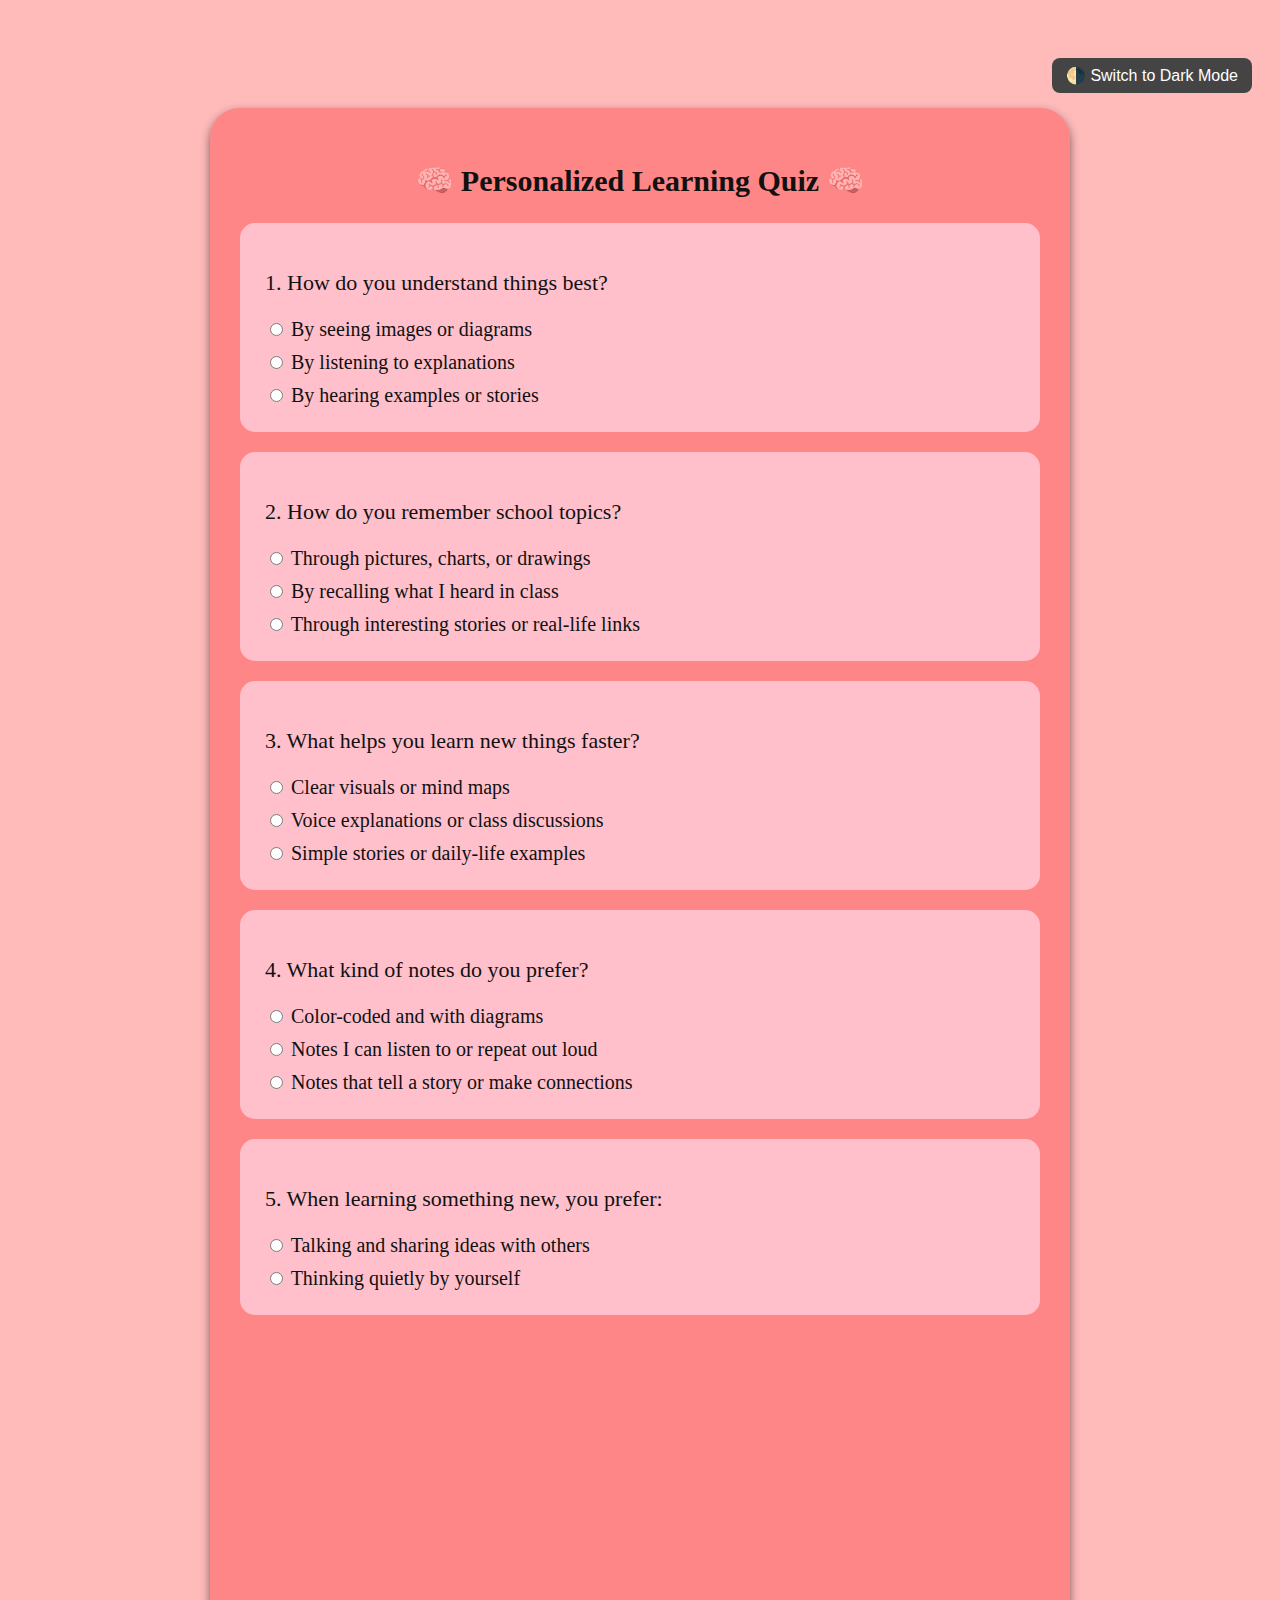
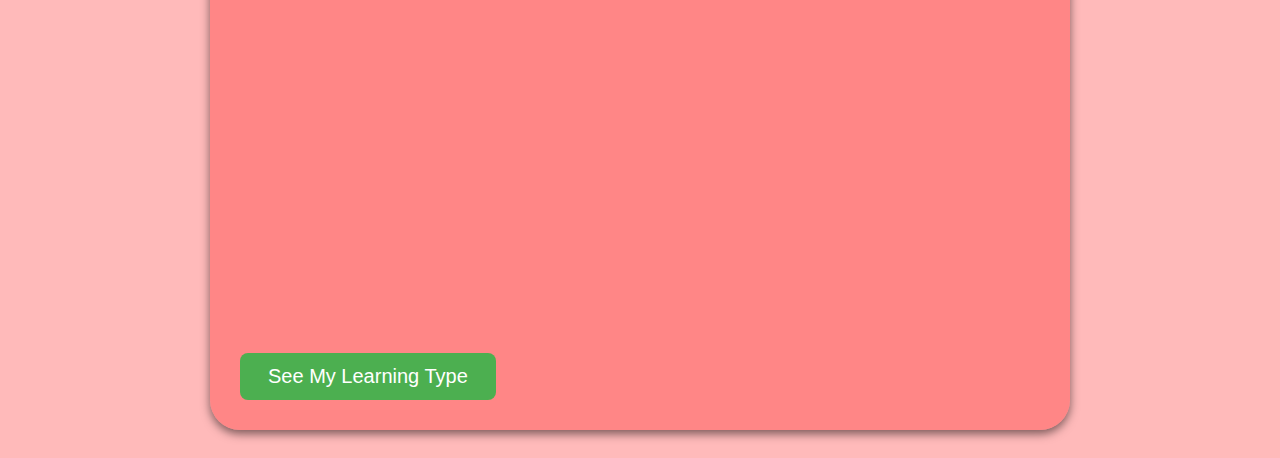
<file: index.html>
<!DOCTYPE html>
<html lang="en">
<head>
  <meta charset="UTF-8" />
  <meta name="viewport" content="width=device-width, initial-scale=1.0"/>
  <title>Personalized Learning Quiz</title>
  <style>
    :root {
      --bg: #ff9f9fb6;
      --text: #111;
      --card: #ff636398;
      --result-bg: #65cbd8;
      --question-bg: #ffc0cb;
    }

    body.dark {
      --bg: #000000d2;
      --text: #e0e0e0;
      --card: #000000dc;
      --result-bg: #093c55;
      --question-bg: #3b3536;
    }

    body {
      background-color: var(--bg);
      color: var(--text);
      font-family: 'Times New Roman', Times, serif;
      padding: 20px;
      transition: all 0.3s ease;
    }

    .container {
      background-color: var(--card);
      padding: 30px;
      border-radius: 30px;
      max-width: 800px;
      margin: auto;
      box-shadow: 0 4px 10px rgba(0, 0, 0, 0.514);
    }

    h2 {
      text-align: center;
      font-size: 30px;
    }

    .question {
      background-color: var(--question-bg);
      padding: 25px;
      border-radius: 15px;
      margin-bottom: 20px;
      font-size: 22px;
      opacity: 0;
      transform: translateX(-40px);
      transition: all 0.5s ease;
    }

    .question.visible {
      opacity: 1;
      transform: translateX(0);
    }

    label {
      display: block;
      margin-top: 10px;
      font-size: 20px;
      cursor: pointer;
    }

    button {
      margin-top: 30px;
      padding: 12px 28px;
      font-size: 20px;
      background-color: #4CAF50;
      color: white;
      border: none;
      border-radius: 8px;
      cursor: pointer;
    }

    #result {
      margin-top: 30px;
      padding: 20px;
      background-color: var(--result-bg);
      border-radius: 10px;
      font-size: 25px;
      display: none;
      opacity: 0;
      transform: translateY(30px);
      transition: all 0.5s ease;
    }

    #result.show {
      display: block;
      animation: bounceUp 0.6s ease;
      opacity: 1;
      transform: translateY(0);
    }

    @keyframes bounceUp {
      0% {
        transform: translateY(40px);
        opacity: 0;
      }
      50% {
        transform: translateY(-10px);
        opacity: 1;
      }
      100% {
        transform: translateY(0);
      }
    }

    .toggle-container {
      text-align: right;
      margin-bottom: 15px;
    }

    .toggle-container button {
      font-size: 16px;
      padding: 8px 14px;
      border-radius: 8px;
      background-color: #444;
      color: #fff;
      border: none;
      cursor: pointer;
    }
  </style>
</head>
<body>

  <div class="toggle-container">
    <button id="modeToggleBtn">🌗 Switch to Dark Mode</button>
  </div>

  <div class="container">
    <h2>🧠 Personalized Learning Quiz 🧠</h2>
    <form id="quizForm">
      <div class="question">
        <p>1. How do you understand things best?</p>
        <label><input type="radio" name="q1" value="Visual" required> By seeing images or diagrams</label>
        <label><input type="radio" name="q1" value="Auditory"> By listening to explanations</label>
        <label><input type="radio" name="q1" value="Story"> By hearing examples or stories</label>
      </div>

      <div class="question">
        <p>2. How do you remember school topics?</p>
        <label><input type="radio" name="q2" value="Visual" required> Through pictures, charts, or drawings</label>
        <label><input type="radio" name="q2" value="Auditory"> By recalling what I heard in class</label>
        <label><input type="radio" name="q2" value="Story"> Through interesting stories or real-life links</label>
      </div>

      <div class="question">
        <p>3. What helps you learn new things faster?</p>
        <label><input type="radio" name="q3" value="Visual" required> Clear visuals or mind maps</label>
        <label><input type="radio" name="q3" value="Auditory"> Voice explanations or class discussions</label>
        <label><input type="radio" name="q3" value="Story"> Simple stories or daily-life examples</label>
      </div>

      <div class="question">
        <p>4. What kind of notes do you prefer?</p>
        <label><input type="radio" name="q4" value="Visual" required> Color-coded and with diagrams</label>
        <label><input type="radio" name="q4" value="Auditory"> Notes I can listen to or repeat out loud</label>
        <label><input type="radio" name="q4" value="Story"> Notes that tell a story or make connections</label>
      </div>

      <div class="question">
        <p>5. When learning something new, you prefer:</p>
        <label><input type="radio" name="q5" value="E" required> Talking and sharing ideas with others</label>
        <label><input type="radio" name="q5" value="I"> Thinking quietly by yourself</label>
      </div>

      <div class="question">
        <p>6. You understand better by:</p>
        <label><input type="radio" name="q6" value="S" required> Noticing real facts and details</label>
        <label><input type="radio" name="q6" value="N"> Seeing big ideas and future possibilities</label>
      </div>

      <div class="question">
        <p>7. You make decisions based on:</p>
        <label><input type="radio" name="q7" value="T" required> Logic and what makes sense</label>
        <label><input type="radio" name="q7" value="F"> Feelings and what feels right to people</label>
      </div>

      <div class="question">
        <p>8. You like to:</p>
        <label><input type="radio" name="q8" value="J" required> Be organized and plan ahead</label>
        <label><input type="radio" name="q8" value="P"> Be flexible and keep options open</label>
      </div>

      <button type="submit">See My Learning Type</button>
    </form>

    <div id="result"></div>
  </div>

  <script>
    const mbtiDescriptions = {
      ISTJ: "You are practical, responsible, and good with details.",
      ISFJ: "You care about others and remember small things.",
      INFJ: "You think deeply and connect ideas with emotions.",
      INTJ: "You are a planner and like logic and strategy.",
      ISTP: "You like solving real problems and learning by doing.",
      ISFP: "You are quiet, kind, and creative.",
      INFP: "You care deeply and enjoy meaningful stories.",
      INTP: "You are curious and love to explore ideas.",
      ESTP: "You learn by jumping into real-world challenges.",
      ESFP: "You learn by doing and enjoy experiences.",
      ENFP: "You are full of ideas and learn through fun and meaning.",
      ENTP: "You enjoy debates and thinking in new ways.",
      ESTJ: "You like rules, steps, and structure.",
      ESFJ: "You are warm, helpful, and learn best with others.",
      ENFJ: "You like helping others grow and learn.",
      ENTJ: "You are confident, goal-driven, and organized."
    };

    document.getElementById("quizForm").addEventListener("submit", function(e) {
      e.preventDefault();

      let visual = 0, auditory = 0, story = 0;
      const styleQuestions = ["q1", "q2", "q3", "q4"];
      styleQuestions.forEach(q => {
        const answer = document.querySelector(`input[name="${q}"]:checked`).value;
        if (answer === "Visual") visual++;
        else if (answer === "Auditory") auditory++;
        else story++;
      });

      const ei = document.querySelector('input[name="q5"]:checked').value;
      const sn = document.querySelector('input[name="q6"]:checked').value;
      const tf = document.querySelector('input[name="q7"]:checked').value;
      const jp = document.querySelector('input[name="q8"]:checked').value;

      const mbti = ei + sn + tf + jp;

      let learningStyle = "";
      if (visual >= auditory && visual >= story) learningStyle = "Visual";
      else if (auditory >= visual && auditory >= story) learningStyle = "Auditory";
      else learningStyle = "Story-based";

      const resultDiv = document.getElementById("result");
      resultDiv.classList.add("show");
      resultDiv.innerHTML = `
        <strong>🎯 Your Personalized Learning Result:</strong><br><br>
        📘 <strong>Learning Style:</strong> ${learningStyle}<br>
        🔍 <strong>Personality Type (MBTI):</strong> ${mbti}<br>
        🧠 <em>${mbtiDescriptions[mbti]}</em><br><br>
        ✅ This will help us personalize your study experience!
      `;

      localStorage.setItem("learningStyle", learningStyle);
      localStorage.setItem("mbtiType", mbti);
    });

    const toggleBtn = document.getElementById("modeToggleBtn");

    function updateThemeButton() {
      if (document.body.classList.contains("dark")) {
        toggleBtn.textContent = "☀️ Switch to Light Mode";
      } else {
        toggleBtn.textContent = "🌗 Switch to Dark Mode";
      }
    }

    if (localStorage.getItem("theme") === "dark") {
      document.body.classList.add("dark");
    }
    updateThemeButton();

    toggleBtn.addEventListener("click", () => {
      document.body.classList.toggle("dark");
      localStorage.setItem("theme", document.body.classList.contains("dark") ? "dark" : "light");
      updateThemeButton();
    });

    window.addEventListener("load", () => {
      const questions = document.querySelectorAll(".question");
      questions.forEach((q, i) => {
        setTimeout(() => {
          q.classList.add("visible");
        }, i * 150);
      });
    });
  </script>
</body>
</html>
</file>
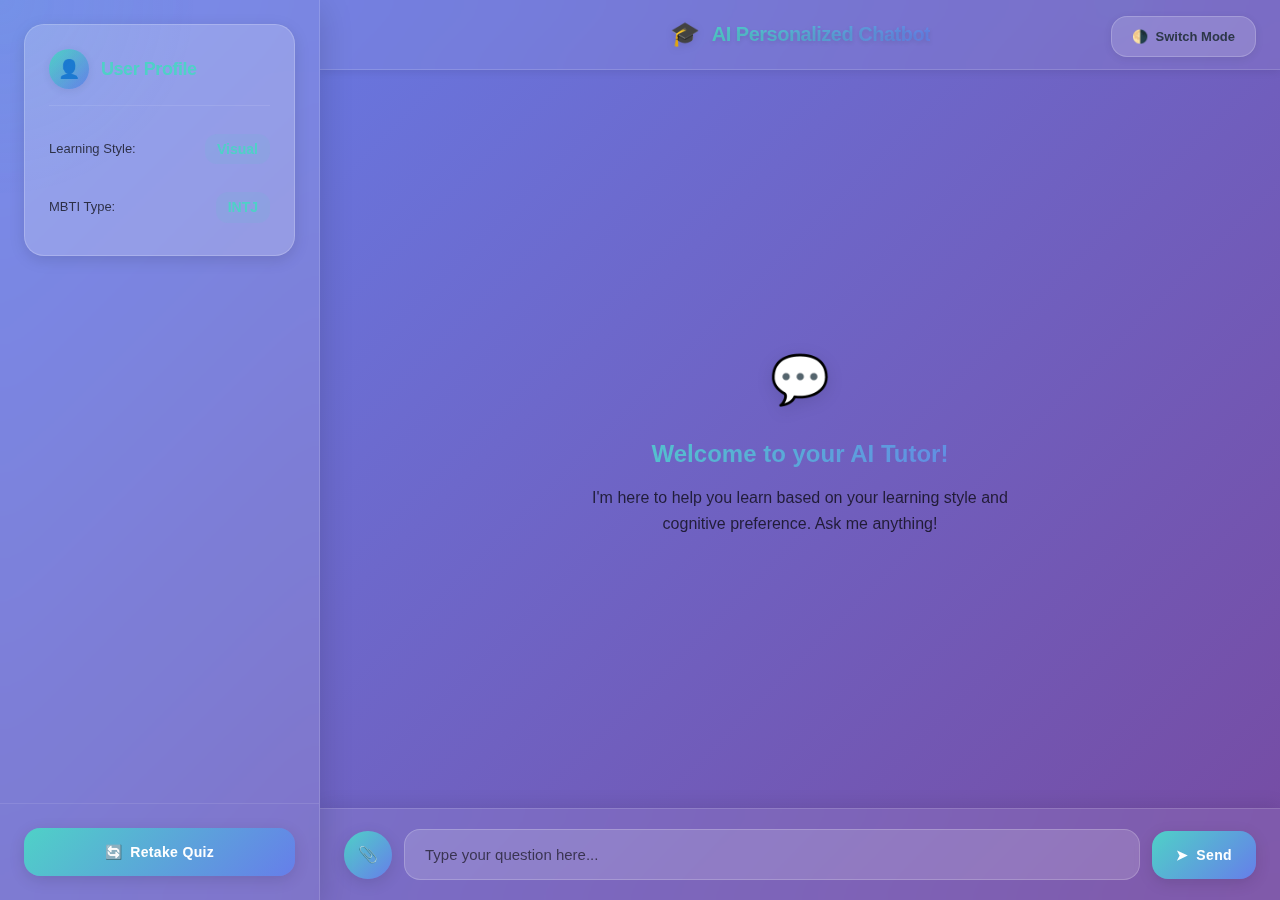
<file: chat.html>
<!DOCTYPE html>
<html lang="en">
  <head>
    <meta charset="UTF-8" />
    <meta name="viewport" content="width=device-width, initial-scale=1" />
    <title>AI Personalized Chatbot</title>
    <link rel="stylesheet" href="chat.css" />
  </head>
  <body>
    <div class="cursor-glow"></div>
    <div class="particles"></div>
    
    <button class="sidebar-toggle" id="sidebarToggle">
      <span></span>
      <span></span>
      <span></span>
    </button>
    
    <div class="sidebar-overlay" id="sidebarOverlay"></div>
    
    <div class="sidebar" id="sidebar">
      <div class="sidebar-content">
        <div class="profile">
          <div class="profile-header">
            <div class="profile-icon">👤</div>
            <h2>User Profile</h2>
          </div>
          <div class="profile-info">
            <div class="info-item">
              <span class="label">Learning Style:</span>
              <span class="value" id="learningStyle">Visual</span>
            </div>
            <div class="info-item">
              <span class="label">MBTI Type:</span>
              <span class="value" id="mbtiType">INTJ</span>
            </div>
          </div>
        </div>
      </div>
      <div class="sidebar-footer">
        <button class="retake-btn" onclick="window.location.href='index.html'">
          <span class="btn-icon">🔄</span>
          <span class="btn-text">Retake Quiz</span>
        </button>
      </div>
    </div>
    
    <div class="main">
      <div class="header">
        <div class="header-content">
          <div class="header-title">
            <span class="title-icon">🎓</span>
            <span class="title-text">AI Personalized Chatbot</span>
          </div>
          <button id="modeToggleBtn" class="mode-toggle">
            <span class="toggle-icon">🌗</span>
            <span class="toggle-text">Switch Mode</span>
          </button>
        </div>
      </div>
      
      <div class="chat-container">
        <div class="chatbox" id="chatbox">
          <div class="welcome-message">
            <div class="welcome-icon">💬</div>
            <h3>Welcome to your AI Tutor!</h3>
            <p>I'm here to help you learn based on your learning style and cognitive preference. Ask me anything!</p>
          </div>
        </div>
      </div>
      
      <div class="input-container">
        <div class="input-box">
          <div class="file-upload-container">
            <button class="file-upload-btn" id="fileUploadBtn" title="Upload File">
              <span class="upload-icon">📎</span>
            </button>
            <input
              type="file"
              id="fileInput"
              accept=".txt"
              class="file-upload-input"
              style="display: none;"
            />
          </div>
          <div class="input-wrapper">
            <input type="text" id="userInput" placeholder="Type your question here..." />
          </div>
          <button onclick="sendMessage()" class="send-btn">
            <span class="send-icon">➤</span>
            <span class="send-text">Send</span>
          </button>
        </div>
      </div>
    </div>
    
    <script id="app-config"></script>
    
    <script>
      const API_CONFIG = window.APP_CONFIG || {
        endpoint: "https://openrouter.ai/api/v1/chat/completions",
        apiKey: "your-development-api-key-here",//#########################################################################
        model: "deepseek/deepseek-r1-0528-qwen3-8b:free",
        additionalHeaders: {
          "HTTP-Referer": window.location.origin,
          "X-Title": "AI Personalized Chatbot",
        },
      };

      const data = JSON.parse(localStorage.getItem("quizResult"));
      let learningStyle = "Visual";
      let mbtiType = "INTJ";

      if (data) {
        learningStyle = data.learningStyle;
        mbtiType = data.mbti;
      }

      document.getElementById("learningStyle").innerText = learningStyle;
      document.getElementById("mbtiType").innerText = mbtiType;

      const chatbox = document.getElementById("chatbox");
      let fileContent = "";

      document.getElementById("fileUploadBtn").addEventListener("click", () => {
        document.getElementById("fileInput").click();
      });

      document.getElementById("fileInput").addEventListener("change", async (e) => {
        const file = e.target.files[0];
        if (file && file.type === "text/plain") {
          fileContent = await file.text();
          showNotification("File uploaded successfully!", "success");
          
          addMessage(`📄 Uploaded file: ${file.name}`, "user");
          await analyzeUploadedFile();
        } else {
          showNotification("Please upload a valid .txt file.", "error");
        }
      });

      function showNotification(message, type) {
        const notification = document.createElement("div");
        notification.className = `notification ${type}`;
        notification.textContent = message;
        document.body.appendChild(notification);
        
        setTimeout(() => {
          notification.classList.add("show");
        }, 100);
        
        setTimeout(() => {
          notification.classList.remove("show");
          setTimeout(() => notification.remove(), 300);
        }, 3000);
      }

      function addMessage(content, sender) {
        const welcomeMsg = chatbox.querySelector(".welcome-message");
        if (welcomeMsg) {
          welcomeMsg.remove();
        }

        const msg = document.createElement("div");
        msg.className = `message ${sender}`;
        
        const msgContent = document.createElement("div");
        msgContent.className = "message-content";
        msgContent.textContent = content;
        
        const msgTime = document.createElement("div");
        msgTime.className = "message-time";
        msgTime.textContent = new Date().toLocaleTimeString([], {hour: '2-digit', minute:'2-digit'});
        
        msg.appendChild(msgContent);
        msg.appendChild(msgTime);
        
        chatbox.appendChild(msg);
        chatbox.scrollTop = chatbox.scrollHeight;
      }

      async function analyzeUploadedFile() {
        const typingIndicator = document.createElement("div");
        typingIndicator.className = "message bot typing";
        typingIndicator.innerHTML = `
          <div class="message-content">
            <div class="typing-dots">
              <span></span>
              <span></span>
              <span></span>
            </div>
          </div>
        `;
        chatbox.appendChild(typingIndicator);
        chatbox.scrollTop = chatbox.scrollHeight;

        const systemPrompt = `You are a friendly AI tutor. The user is a ${mbtiType} type and a ${learningStyle} learner. 
If Story-based, explain like 5-year-old, use daily examples. If Visual, generate terminal-friendly mindmap.
The user has uploaded a text file. Please analyze the content and provide a helpful summary or explanation based on their learning style.`;

        try {
          const headers = {
            "Content-Type": "application/json",
            Authorization: `Bearer ${API_CONFIG.apiKey}`,
            ...API_CONFIG.additionalHeaders,
          };

          const response = await fetch(API_CONFIG.endpoint, {
            method: "POST",
            headers: headers,
            body: JSON.stringify({
              model: API_CONFIG.model,
              messages: [
                { role: "system", content: systemPrompt },
                { role: "user", content: `Please analyze this uploaded content and provide insights: ${fileContent}` },
              ],
            }),
          });

          if (!response.ok) {
            const errorText = await response.text();
            throw new Error(`HTTP error! status: ${response.status}, message: ${errorText}`);
          }

          const data = await response.json();
          const botReply = data.choices[0].message.content.trim();
          
          chatbox.removeChild(typingIndicator);
          addMessage(botReply, "bot");
        } catch (error) {
          console.error("API Error:", error);
          chatbox.removeChild(typingIndicator);
          addMessage(`⚠️ Error analyzing file: ${error.message}`, "bot");
        }
      }

      async function sendMessage() {
        const input = document.getElementById("userInput");
        const message = input.value.trim();
        if (!message) return;

        addMessage(message, "user");
        input.value = "";
        const typingIndicator = document.createElement("div");
        typingIndicator.className = "message bot typing";
        typingIndicator.innerHTML = `
          <div class="message-content">
            <div class="typing-dots">
              <span></span>
              <span></span>
              <span></span>
            </div>
          </div>
        `;
        chatbox.appendChild(typingIndicator);
        chatbox.scrollTop = chatbox.scrollHeight;

        const systemPrompt = `You are a friendly AI tutor. The user is a ${mbtiType} type and a ${learningStyle} learner. 
If Story-based, explain like 5-year-old, use daily examples. If Visual, generate terminal-friendly mindmap.
Here is some additional user content:
${fileContent}`;

        try {
          const headers = {
            "Content-Type": "application/json",
            Authorization: `Bearer ${API_CONFIG.apiKey}`,
            ...API_CONFIG.additionalHeaders,
          };

          const response = await fetch(API_CONFIG.endpoint, {
            method: "POST",
            headers: headers,
            body: JSON.stringify({
              model: API_CONFIG.model,
              messages: [
                { role: "system", content: systemPrompt },
                { role: "user", content: message },
              ],
            }),
          });

          if (!response.ok) {
            const errorText = await response.text();
            throw new Error(`HTTP error! status: ${response.status}, message: ${errorText}`);
          }

          const data = await response.json();
          const botReply = data.choices[0].message.content.trim();
          
          chatbox.removeChild(typingIndicator);
          addMessage(botReply, "bot");
        } catch (error) {
          console.error("API Error:", error);
          chatbox.removeChild(typingIndicator);
          addMessage(`⚠️ Error getting response: ${error.message}`, "bot");
        }
      }

      const glow = document.querySelector(".cursor-glow");
      if (window.innerWidth > 768) {
        document.addEventListener("mousemove", (e) => {
          glow.style.left = e.clientX + "px";
          glow.style.top = e.clientY + "px";
        });
      }

      function createParticle() {
        const p = document.createElement("div");
        p.className = "particle";
        p.style.left = Math.random() * 100 + "%";
        p.style.animationDuration = Math.random() * 3 + 3 + "s";
        p.style.animationDelay = Math.random() * 2 + "s";
        document.querySelector(".particles").appendChild(p);
        setTimeout(() => p.remove(), 6000);
      }
      
      const particleInterval = window.innerWidth <= 768 ? 1000 : 400;
      setInterval(createParticle, particleInterval);

      const toggleBtn = document.getElementById("modeToggleBtn");
      toggleBtn.addEventListener("click", () => {
        document.body.classList.toggle("dark");
        const icon = toggleBtn.querySelector(".toggle-icon");
        const text = toggleBtn.querySelector(".toggle-text");
        
        if (document.body.classList.contains("dark")) {
          icon.textContent = "☀️";
          text.textContent = "Light Mode";
        } else {
          icon.textContent = "🌗";
          text.textContent = "Dark Mode";
        }
      });

      document.getElementById("userInput").addEventListener("keypress", (e) => {
        if (e.key === "Enter") {
          sendMessage();
        }
      });

      const sidebarToggle = document.getElementById("sidebarToggle");
      const sidebar = document.getElementById("sidebar");
      const sidebarOverlay = document.getElementById("sidebarOverlay");

      function toggleSidebar() {
        sidebar.classList.toggle("active");
        sidebarToggle.classList.toggle("active");
        sidebarOverlay.classList.toggle("active");
        document.body.classList.toggle("sidebar-open");
      }

      sidebarToggle.addEventListener("click", toggleSidebar);
      sidebarOverlay.addEventListener("click", toggleSidebar);

      window.addEventListener("resize", () => {
        if (window.innerWidth > 768 && sidebar.classList.contains("active")) {
          sidebar.classList.remove("active");
          sidebarToggle.classList.remove("active");
          sidebarOverlay.classList.remove("active");
          document.body.classList.remove("sidebar-open");
        } 
      });
    </script>
  </body>
</html>
</file>
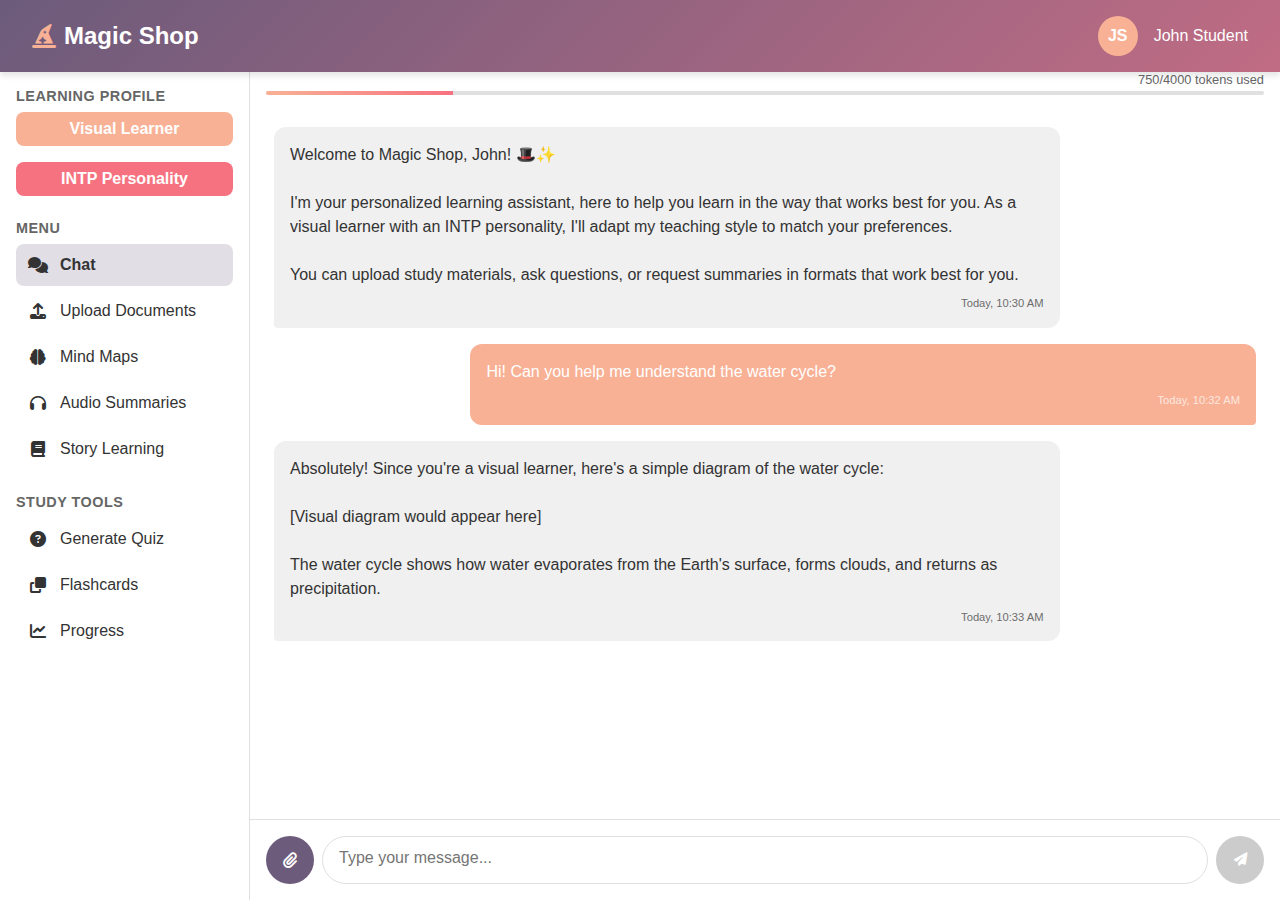
<file: chatUI.html>
<!DOCTYPE html>
<html lang="en">
<head>
    <meta charset="UTF-8">
    <meta name="viewport" content="width=device-width, initial-scale=1.0">
    <title>Magic Shop - Personalized Learning Chat</title>
    <link rel="stylesheet" href="https://cdnjs.cloudflare.com/ajax/libs/font-awesome/6.4.0/css/all.min.css">
    <style>
        :root {
            --primary: #6C5B7B;
            --secondary: #C06C84;
            --accent: #F67280;
            --light: #F8B195;
            --background: #F5F5F5;
            --text: #333333;
            --text-light: #666666;
            --white: #FFFFFF;
            --shadow: 0 4px 6px rgba(0, 0, 0, 0.1);
        }

        * {
            margin: 0;
            padding: 0;
            box-sizing: border-box;
            font-family: 'Segoe UI', Tahoma, Geneva, Verdana, sans-serif;
        }

        body {
            background-color: var(--background);
            color: var(--text);
            height: 100vh;
            display: flex;
            flex-direction: column;
        }

        .header {
            background: linear-gradient(135deg, var(--primary), var(--secondary));
            color: var(--white);
            padding: 1rem 2rem;
            display: flex;
            justify-content: space-between;
            align-items: center;
            box-shadow: var(--shadow);
            z-index: 10;
        }

        .logo {
            font-size: 1.5rem;
            font-weight: bold;
            display: flex;
            align-items: center;
        }

        .logo i {
            margin-right: 0.5rem;
            color: var(--light);
        }

        .user-info {
            display: flex;
            align-items: center;
            gap: 1rem;
        }

        .avatar {
            width: 40px;
            height: 40px;
            border-radius: 50%;
            background-color: var(--light);
            display: flex;
            align-items: center;
            justify-content: center;
            font-weight: bold;
        }

        .chat-container {
            flex: 1;
            display: flex;
            overflow: hidden;
        }

        .sidebar {
            width: 250px;
            background-color: var(--white);
            border-right: 1px solid #e0e0e0;
            padding: 1rem;
            overflow-y: auto;
            transition: transform 0.3s ease;
        }

        .sidebar-section {
            margin-bottom: 1.5rem;
        }

        .sidebar-title {
            font-size: 0.9rem;
            font-weight: bold;
            color: var(--text-light);
            margin-bottom: 0.5rem;
            text-transform: uppercase;
            letter-spacing: 0.5px;
        }

        .learning-style {
            background-color: var(--light);
            color: var(--white);
            padding: 0.5rem;
            border-radius: 8px;
            text-align: center;
            margin-bottom: 1rem;
            font-weight: bold;
        }

        .personality-type {
            background-color: var(--accent);
            color: var(--white);
            padding: 0.5rem;
            border-radius: 8px;
            text-align: center;
            font-weight: bold;
        }

        .menu-item {
            padding: 0.75rem;
            border-radius: 8px;
            cursor: pointer;
            display: flex;
            align-items: center;
            gap: 0.75rem;
            margin-bottom: 0.25rem;
            transition: background-color 0.2s;
        }

        .menu-item:hover {
            background-color: rgba(108, 91, 123, 0.1);
        }

        .menu-item.active {
            background-color: rgba(108, 91, 123, 0.2);
            font-weight: bold;
        }

        .menu-item i {
            width: 20px;
            text-align: center;
        }

        .chat-main {
            flex: 1;
            display: flex;
            flex-direction: column;
            overflow: hidden;
        }

        .chat-messages {
            flex: 1;
            padding: 1.5rem;
            overflow-y: auto;
            background-color: var(--white);
        }

        .message {
            max-width: 80%;
            margin-bottom: 1rem;
            padding: 1rem;
            border-radius: 12px;
            line-height: 1.5;
            position: relative;
            animation: fadeIn 0.3s ease;
        }

        @keyframes fadeIn {
            from { opacity: 0; transform: translateY(10px); }
            to { opacity: 1; transform: translateY(0); }
        }

        .user-message {
            background-color: var(--light);
            color: var(--white);
            margin-left: auto;
            border-bottom-right-radius: 4px;
        }

        .bot-message {
            background-color: #f0f0f0;
            margin-right: auto;
            border-bottom-left-radius: 4px;
        }

        .message-time {
            font-size: 0.7rem;
            opacity: 0.7;
            margin-top: 0.5rem;
            text-align: right;
        }

        .input-container {
            padding: 1rem;
            background-color: var(--white);
            border-top: 1px solid #e0e0e0;
            display: flex;
            gap: 0.5rem;
        }

        .message-input {
            flex: 1;
            padding: 0.75rem 1rem;
            border: 1px solid #e0e0e0;
            border-radius: 24px;
            outline: none;
            font-size: 1rem;
            transition: border-color 0.2s;
            resize: none;
            max-height: 120px;
        }

        .message-input:focus {
            border-color: var(--primary);
        }

        .file-upload {
            position: relative;
        }

        .file-upload input {
            position: absolute;
            width: 1px;
            height: 1px;
            padding: 0;
            margin: -1px;
            overflow: hidden;
            clip: rect(0, 0, 0, 0);
            border: 0;
        }

        .file-upload-label {
            display: flex;
            align-items: center;
            justify-content: center;
            width: 48px;
            height: 48px;
            border-radius: 50%;
            background-color: var(--primary);
            color: var(--white);
            cursor: pointer;
            transition: background-color 0.2s;
        }

        .file-upload-label:hover {
            background-color: var(--secondary);
        }

        .send-button {
            width: 48px;
            height: 48px;
            border-radius: 50%;
            background-color: var(--accent);
            color: var(--white);
            border: none;
            cursor: pointer;
            transition: background-color 0.2s;
            display: flex;
            align-items: center;
            justify-content: center;
        }

        .send-button:hover {
            background-color: var(--secondary);
        }

        .send-button:disabled {
            background-color: #cccccc;
            cursor: not-allowed;
        }

        .token-counter {
            font-size: 0.8rem;
            color: var(--text-light);
            text-align: right;
            padding: 0 1rem 0.5rem;
            background-color: var(--white);
        }

        .token-progress {
            height: 4px;
            background-color: #e0e0e0;
            border-radius: 2px;
            margin-top: 0.25rem;
            overflow: hidden;
        }

        .token-progress-bar {
            height: 100%;
            background: linear-gradient(90deg, var(--light), var(--accent));
            transition: width 0.3s ease;
        }

        .file-preview {
            display: flex;
            align-items: center;
            padding: 0.5rem;
            background-color: #f0f0f0;
            border-radius: 8px;
            margin-bottom: 0.5rem;
            max-width: 80%;
            margin-left: auto;
        }

        .file-preview i {
            margin-right: 0.5rem;
            color: var(--primary);
        }

        .file-preview-name {
            flex: 1;
            white-space: nowrap;
            overflow: hidden;
            text-overflow: ellipsis;
        }

        .remove-file {
            margin-left: 0.5rem;
            color: var(--text-light);
            cursor: pointer;
        }

        .typing-indicator {
            display: flex;
            padding: 1rem;
            background-color: #f0f0f0;
            border-radius: 12px;
            margin-bottom: 1rem;
            margin-right: auto;
            width: fit-content;
            border-bottom-left-radius: 4px;
        }

        .typing-dot {
            width: 8px;
            height: 8px;
            background-color: var(--text-light);
            border-radius: 50%;
            margin: 0 2px;
            animation: typingAnimation 1.4s infinite ease-in-out;
        }

        .typing-dot:nth-child(1) {
            animation-delay: 0s;
        }

        .typing-dot:nth-child(2) {
            animation-delay: 0.2s;
        }

        .typing-dot:nth-child(3) {
            animation-delay: 0.4s;
        }

        @keyframes typingAnimation {
            0%, 60%, 100% { transform: translateY(0); }
            30% { transform: translateY(-5px); }
        }

        .mobile-menu-toggle {
            display: none;
            background: none;
            border: none;
            color: var(--white);
            font-size: 1.5rem;
            cursor: pointer;
        }

        @media (max-width: 768px) {
            .sidebar {
                position: absolute;
                top: 60px;
                left: 0;
                bottom: 0;
                z-index: 100;
                transform: translateX(-100%);
                box-shadow: 2px 0 10px rgba(0, 0, 0, 0.1);
            }

            .sidebar.open {
                transform: translateX(0);
            }

            .mobile-menu-toggle {
                display: block;
            }

            .message {
                max-width: 90%;
            }
        }

        /* Custom scrollbar */
        ::-webkit-scrollbar {
            width: 8px;
        }

        ::-webkit-scrollbar-track {
            background: #f1f1f1;
        }

        ::-webkit-scrollbar-thumb {
            background: var(--primary);
            border-radius: 4px;
        }

        ::-webkit-scrollbar-thumb:hover {
            background: var(--secondary);
        }
    </style>
</head>
<body>
    <div class="header">
        <div class="logo">
            <i class="fas fa-hat-wizard"></i>
            <span>Magic Shop</span>
        </div>
        <button class="mobile-menu-toggle">
            <i class="fas fa-bars"></i>
        </button>
        <div class="user-info">
            <div class="avatar">JS</div>
            <span>John Student</span>
        </div>
    </div>

    <div class="chat-container">
        <div class="sidebar">
            <div class="sidebar-section">
                <div class="sidebar-title">Learning Profile</div>
                <div class="learning-style">Visual Learner</div>
                <div class="personality-type">INTP Personality</div>
            </div>

            <div class="sidebar-section">
                <div class="sidebar-title">Menu</div>
                <div class="menu-item active">
                    <i class="fas fa-comments"></i>
                    <span>Chat</span>
                </div>
                <div class="menu-item">
                    <i class="fas fa-upload"></i>
                    <span>Upload Documents</span>
                </div>
                <div class="menu-item">
                    <i class="fas fa-brain"></i>
                    <span>Mind Maps</span>
                </div>
                <div class="menu-item">
                    <i class="fas fa-headphones"></i>
                    <span>Audio Summaries</span>
                </div>
                <div class="menu-item">
                    <i class="fas fa-book"></i>
                    <span>Story Learning</span>
                </div>
            </div>

            <div class="sidebar-section">
                <div class="sidebar-title">Study Tools</div>
                <div class="menu-item">
                    <i class="fas fa-question-circle"></i>
                    <span>Generate Quiz</span>
                </div>
                <div class="menu-item">
                    <i class="fas fa-clone"></i>
                    <span>Flashcards</span>
                </div>
                <div class="menu-item">
                    <i class="fas fa-chart-line"></i>
                    <span>Progress</span>
                </div>
            </div>
        </div>

        <div class="chat-main">
            <div class="token-counter">
                <span id="token-count">0</span>/<span id="token-limit">4000</span> tokens used
                <div class="token-progress">
                    <div class="token-progress-bar" id="token-progress-bar" style="width: 0%"></div>
                </div>
            </div>

            <div class="chat-messages" id="chat-messages">
                <div class="message bot-message">
                    Welcome to Magic Shop, John! 🎩✨<br><br>
                    I'm your personalized learning assistant, here to help you learn in the way that works best for you. 
                    As a visual learner with an INTP personality, I'll adapt my teaching style to match your preferences.<br><br>
                    You can upload study materials, ask questions, or request summaries in formats that work best for you.
                    <div class="message-time">Today, 10:30 AM</div>
                </div>

                <div class="message user-message">
                    Hi! Can you help me understand the water cycle?
                    <div class="message-time">Today, 10:32 AM</div>
                </div>

                <div class="message bot-message">
                    Absolutely! Since you're a visual learner, here's a simple diagram of the water cycle:<br><br>
                    [Visual diagram would appear here]<br><br>
                    The water cycle shows how water evaporates from the Earth's surface, forms clouds, and returns as precipitation.
                    <div class="message-time">Today, 10:33 AM</div>
                </div>

                <div class="file-preview" id="file-preview" style="display: none;">
                    <i class="fas fa-file-alt"></i>
                    <div class="file-preview-name" id="file-name"></div>
                    <div class="remove-file" id="remove-file">
                        <i class="fas fa-times"></i>
                    </div>
                </div>
            </div>

            <div class="input-container">
                <div class="file-upload">
                    <input type="file" id="file-input" accept=".pdf,.doc,.docx,.txt,.pptx,.ppt">
                    <label for="file-input" class="file-upload-label" title="Upload file">
                        <i class="fas fa-paperclip"></i>
                    </label>
                </div>
                <textarea class="message-input" id="message-input" placeholder="Type your message..." rows="1"></textarea>
                <button class="send-button" id="send-button" disabled>
                    <i class="fas fa-paper-plane"></i>
                </button>
            </div>
        </div>
    </div>

    <script>
        document.addEventListener('DOMContentLoaded', function() {
            // Mobile menu toggle
            const mobileMenuToggle = document.querySelector('.mobile-menu-toggle');
            const sidebar = document.querySelector('.sidebar');
            
            mobileMenuToggle.addEventListener('click', function() {
                sidebar.classList.toggle('open');
            });

            // Message input functionality
            const messageInput = document.getElementById('message-input');
            const sendButton = document.getElementById('send-button');
            const chatMessages = document.getElementById('chat-messages');
            const fileInput = document.getElementById('file-input');
            const filePreview = document.getElementById('file-preview');
            const fileName = document.getElementById('file-name');
            const removeFile = document.getElementById('remove-file');
            const tokenCount = document.getElementById('token-count');
            const tokenLimit = document.getElementById('token-limit');
            const tokenProgressBar = document.getElementById('token-progress-bar');

            // Sample token limit (would come from backend in real app)
            const MAX_TOKENS = 4000;
            let currentTokens = 750; // Starting with some usage for demo
            
            // Update token counter
            function updateTokenCounter() {
                tokenCount.textContent = currentTokens;
                const percentage = (currentTokens / MAX_TOKENS) * 100;
                tokenProgressBar.style.width = `${percentage}%`;
                
                if (percentage > 90) {
                    tokenProgressBar.style.background = 'linear-gradient(90deg, var(--accent), #ff0000)';
                } else {
                    tokenProgressBar.style.background = 'linear-gradient(90deg, var(--light), var(--accent))';
                }
            }
            
            updateTokenCounter();

            // Auto-resize textarea
            messageInput.addEventListener('input', function() {
                this.style.height = 'auto';
                this.style.height = (this.scrollHeight) + 'px';
                
                // Enable/disable send button based on input
                sendButton.disabled = this.value.trim() === '' && !fileInput.files[0];
            });

            // File input handling
            fileInput.addEventListener('change', function() {
                if (this.files && this.files[0]) {
                    fileName.textContent = this.files[0].name;
                    filePreview.style.display = 'flex';
                    sendButton.disabled = messageInput.value.trim() === '';
                }
            });

            // Remove file
            removeFile.addEventListener('click', function() {
                fileInput.value = '';
                filePreview.style.display = 'none';
                sendButton.disabled = messageInput.value.trim() === '';
            });

            // Send message
            sendButton.addEventListener('click', sendMessage);
            messageInput.addEventListener('keydown', function(e) {
                if (e.key === 'Enter' && !e.shiftKey) {
                    e.preventDefault();
                    sendMessage();
                }
            });

            function sendMessage() {
                const messageText = messageInput.value.trim();
                const file = fileInput.files[0];
                
                if (messageText === '' && !file) return;

                // Add user message to chat
                if (messageText !== '') {
                    addMessage(messageText, 'user');
                    // Simulate adding tokens (approx 1 token = 4 characters)
                    currentTokens += Math.ceil(messageText.length / 4);
                    updateTokenCounter();
                }

                // Handle file upload
                if (file) {
                    // In a real app, you would upload the file to your backend here
                    addFileMessage(file.name);
                    // Simulate adding tokens for file (fixed amount for demo)
                    currentTokens += 500;
                    updateTokenCounter();
                    
                    // Reset file input
                    fileInput.value = '';
                    filePreview.style.display = 'none';
                }

                // Clear input
                messageInput.value = '';
                messageInput.style.height = 'auto';
                sendButton.disabled = true;

                // Show typing indicator
                showTypingIndicator();

                // Simulate bot response after delay
                setTimeout(() => {
                    removeTypingIndicator();
                    const botResponse = generateBotResponse(messageText, file ? file.name : null);
                    addMessage(botResponse, 'bot');
                    
                    // Simulate adding tokens for bot response
                    currentTokens += Math.ceil(botResponse.length / 4);
                    updateTokenCounter();
                }, 1500);
            }

            function addMessage(text, sender) {
                const messageDiv = document.createElement('div');
                messageDiv.classList.add('message');
                messageDiv.classList.add(sender === 'user' ? 'user-message' : 'bot-message');
                
                const now = new Date();
                const timeString = now.toLocaleTimeString([], { hour: '2-digit', minute: '2-digit' });
                
                messageDiv.innerHTML = `${text}<div class="message-time">Today, ${timeString}</div>`;
                chatMessages.appendChild(messageDiv);
                chatMessages.scrollTop = chatMessages.scrollHeight;
            }

            function addFileMessage(filename) {
                const fileDiv = document.createElement('div');
                fileDiv.classList.add('file-preview');
                fileDiv.style.marginBottom = '1rem';
                
                fileDiv.innerHTML = `
                    <i class="fas fa-file-alt"></i>
                    <div class="file-preview-name">${filename}</div>
                    <div class="message-time" style="margin-left: auto;">Uploaded</div>
                `;
                
                chatMessages.appendChild(fileDiv);
                chatMessages.scrollTop = chatMessages.scrollHeight;
            }

            function showTypingIndicator() {
                const typingDiv = document.createElement('div');
                typingDiv.classList.add('typing-indicator');
                typingDiv.id = 'typing-indicator';
                
                typingDiv.innerHTML = `
                    <div class="typing-dot"></div>
                    <div class="typing-dot"></div>
                    <div class="typing-dot"></div>
                `;
                
                chatMessages.appendChild(typingDiv);
                chatMessages.scrollTop = chatMessages.scrollHeight;
            }

            function removeTypingIndicator() {
                const typingIndicator = document.getElementById('typing-indicator');
                if (typingIndicator) {
                    typingIndicator.remove();
                }
            }

            function generateBotResponse(userMessage, filename) {
                if (filename) {
                    // Response for file upload
                    const ext = filename.split('.').pop().toLowerCase();
                    return `I've received your ${ext.toUpperCase()} file "${filename}". As a visual learner, I'll create a mind map summary for you. Here's what I've generated...`;
                }
                
                // Simple responses based on user message
                if (userMessage.toLowerCase().includes('hello') || userMessage.toLowerCase().includes('hi')) {
                    return "Hello again! What would you like to learn about today?";
                } else if (userMessage.toLowerCase().includes('thank')) {
                    return "You're welcome! Is there anything else I can help you with?";
                } else if (userMessage.toLowerCase().includes('water cycle')) {
                    return "Here's a more detailed visual explanation of the water cycle:\n\n1. Evaporation: Water turns from liquid to vapor\n2. Condensation: Vapor forms clouds\n3. Precipitation: Water falls as rain/snow\n4. Collection: Water gathers in oceans, lakes, etc.\n\nWould you like me to create a diagram for this?";
                } else {
                    return "That's an interesting question! Based on your visual learning style, I can provide diagrams, charts, or other visual aids to help explain this concept. Would you like me to prepare some visual materials?";
                }
            }
        });
    </script>
</body>
</html>
</file>
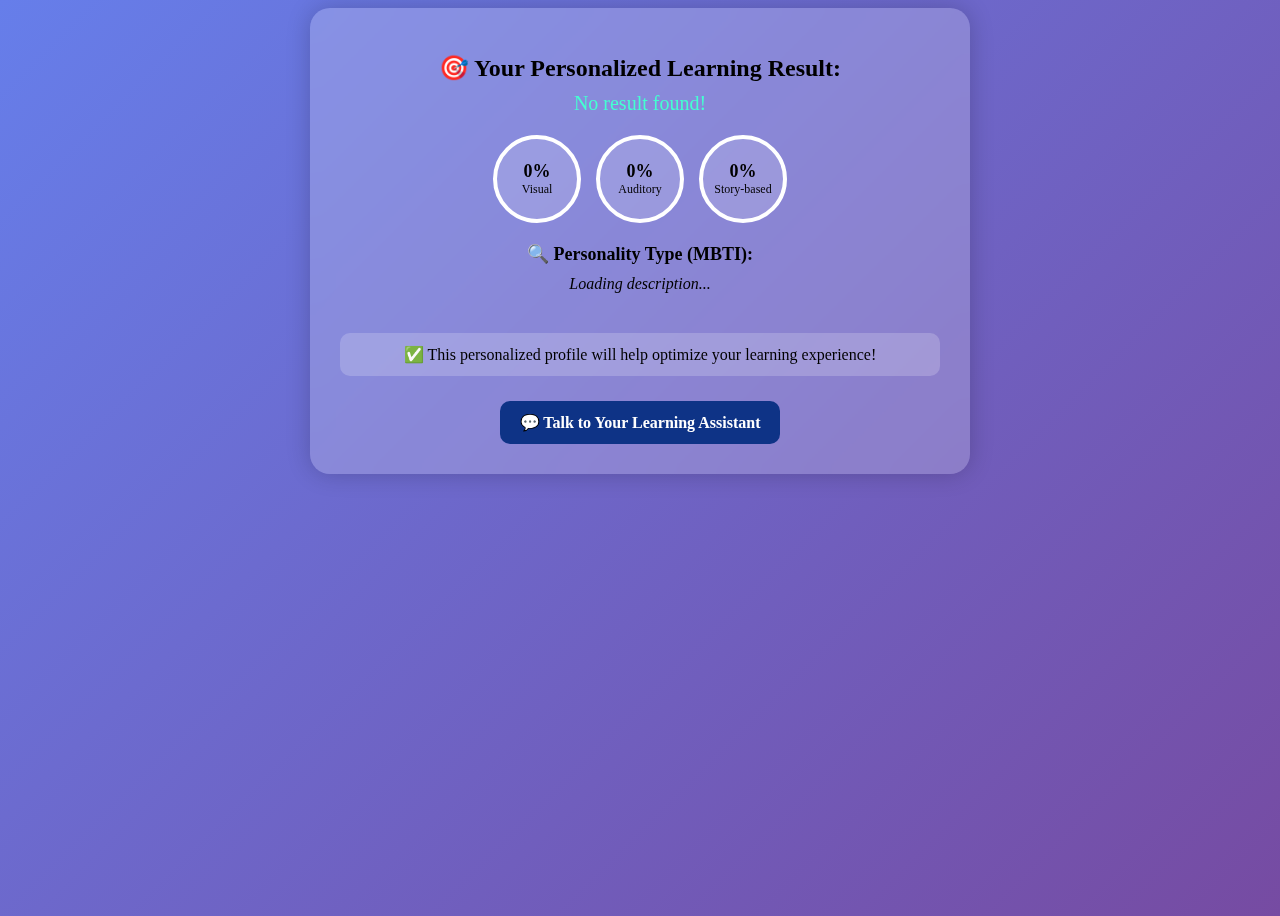
<file: result.html>
<!DOCTYPE html>
<html lang="en">
  <head>
    <meta charset="UTF-8" />
    <meta name="viewport" content="width=device-width, initial-scale=1.0" />
    <title>Your Learning Result</title>
    <link
      href="https://fonts.googleapis.com/css2?family=Rubik:wght@400;600&display=swap"
      rel="stylesheet"
    />
    <style>
      :root {
        --primary-gradient: linear-gradient(135deg, #667eea 0%, #764ba2 100%);
      }

      body {
        background: var(--primary-gradient);
        min-height: 100vh;
        transition: all 0.8s cubic-bezier(0.4, 0, 0.2, 1);
      }

      body.dark {
        background: linear-gradient(
          135deg,
          #0c0c0c 0%,
          #1a1a2e 50%,
          #16213e 100%
        );
      }

      .result-box {
        background: rgba(255, 255, 255, 0.2);
        border-radius: 20px;
        padding: 30px;
        max-width: 600px;
        margin: auto;
        backdrop-filter: blur(10px);
        box-shadow: 0 0 25px rgba(0, 0, 0, 0.2);
        text-align: center;
      }
      h1 {
        font-size: 24px;
        margin-bottom: 10px;
      }
      .sub-heading {
        font-size: 20px;
        color: #44ffd1;
        margin: 10px 0;
      }
      .progress-wrapper {
        display: flex;
        justify-content: center;
        gap: 15px;
        margin: 20px 0;
      }
      .circle {
        width: 80px;
        height: 80px;
        border-radius: 50%;
        background: rgba(255, 255, 255, 0.15);
        display: flex;
        flex-direction: column;
        align-items: center;
        justify-content: center;
        border: 4px solid white;
        font-size: 12px;
      }
      .circle span {
        font-size: 18px;
        font-weight: bold;
      }
      .mbti-title {
        font-weight: 600;
        font-size: 18px;
        margin-top: 10px;
      }
      .mbti-description {
        font-style: italic;
        margin: 10px 0;
      }
      .mbti-grid {
        display: grid;
        grid-template-columns: repeat(2, 1fr);
        gap: 12px;
        margin: 20px 0;
      }
      .mbti-card {
        background: rgba(255, 255, 255, 0.1);
        border-radius: 12px;
        padding: 15px;
        text-align: center;
        font-size: 14px;
      }
      .final-note {
        margin-top: 20px;
        font-weight: 500;
        font-size: 16px;
        background: rgba(255, 255, 255, 0.2);
        padding: 12px;
        border-radius: 10px;
      }
      .chat-btn {
        display: inline-block;
        margin-top: 25px;
        padding: 12px 20px;
        background: #0e3386;
        color: white;
        font-weight: bold;
        border-radius: 10px;
        text-decoration: none;
        transition: background 0.3s;
      }
      .chat-btn:hover {
        background: #000080;
      }
    </style>
  </head>
  <body>
    <div class="result-box">
      <h1>🎯 Your Personalized Learning Result:</h1>
      <div class="sub-heading" id="learningStyle">Loading...</div>
      <div class="progress-wrapper">
        <div class="circle" id="visual"><span>0%</span>Visual</div>
        <div class="circle" id="auditory"><span>0%</span>Auditory</div>
        <div class="circle" id="story"><span>0%</span>Story-based</div>
      </div>
      <div class="mbti-title">
        🔍 Personality Type (MBTI): <span id="mbtiType"></span>
      </div>
      <div class="mbti-description" id="mbtiDesc">Loading description...</div>
      <div class="mbti-grid" id="mbtiTraits"></div>
      <div class="final-note">
        ✅ This personalized profile will help optimize your learning
        experience!
      </div>
      <a href="chatbot.html" class="chat-btn" target="_blank"
        >💬 Talk to Your Learning Assistant</a
      >
    </div>

    <script>
      window.addEventListener("load", () => {
        const savedTheme = localStorage.getItem("theme");
        if (savedTheme === "dark") {
          document.body.classList.add("dark");
        }
      });
      const mbtiDescriptions = {
        ISTJ: [
          "You are practical, responsible, and good with details.",
          ["Introverted", "Sensing", "Thinking", "Judging"],
        ],
        ISFJ: [
          "You care about others and remember small things.",
          ["Introverted", "Sensing", "Feeling", "Judging"],
        ],
        INFJ: [
          "You think deeply and connect ideas with emotions.",
          ["Introverted", "Intuitive", "Feeling", "Judging"],
        ],
        INTJ: [
          "You are a planner and like logic and strategy.",
          ["Introverted", "Intuitive", "Thinking", "Judging"],
        ],
        ISTP: [
          "You like solving real problems and learning by doing.",
          ["Introverted", "Sensing", "Thinking", "Perceiving"],
        ],
        ISFP: [
          "You are quiet, kind, and creative.",
          ["Introverted", "Sensing", "Feeling", "Perceiving"],
        ],
        INFP: [
          "You care deeply and enjoy meaningful stories.",
          ["Introverted", "Intuitive", "Feeling", "Perceiving"],
        ],
        INTP: [
          "You are curious and love to explore ideas.",
          ["Introverted", "Intuitive", "Thinking", "Perceiving"],
        ],
        ESTP: [
          "You learn by jumping into real-world challenges.",
          ["Extraverted", "Sensing", "Thinking", "Perceiving"],
        ],
        ESFP: [
          "You learn by doing and enjoy experiences.",
          ["Extraverted", "Sensing", "Feeling", "Perceiving"],
        ],
        ENFP: [
          "You are full of ideas and learn through fun and meaning.",
          ["Extraverted", "Intuitive", "Feeling", "Perceiving"],
        ],
        ENTP: [
          "You enjoy debates and thinking in new ways.",
          ["Extraverted", "Intuitive", "Thinking", "Perceiving"],
        ],
        ESTJ: [
          "You like rules, steps, and structure.",
          ["Extraverted", "Sensing", "Thinking", "Judging"],
        ],
        ESFJ: [
          "You are warm, helpful, and learn best with others.",
          ["Extraverted", "Sensing", "Feeling", "Judging"],
        ],
        ENFJ: [
          "You like helping others grow and learn.",
          ["Extraverted", "Intuitive", "Feeling", "Judging"],
        ],
        ENTJ: [
          "You are confident, goal-driven, and organized.",
          ["Extraverted", "Intuitive", "Thinking", "Judging"],
        ],
      };

      const data = JSON.parse(localStorage.getItem("quizResult"));
      if (!data) {
        document.getElementById("learningStyle").innerText = "No result found!";
      } else {
        const { learningStyle, mbti, visual, auditory, story } = data;
        document.getElementById(
          "learningStyle"
        ).innerText = `${learningStyle} Learner`;
        document.getElementById("visual").querySelector("span").innerText = `${
          visual * 25
        }%`;
        document
          .getElementById("auditory")
          .querySelector("span").innerText = `${auditory * 25}%`;
        document.getElementById("story").querySelector("span").innerText = `${
          story * 25
        }%`;
        document.getElementById("mbtiType").innerText = mbti;

        if (mbtiDescriptions[mbti]) {
          document.getElementById("mbtiDesc").innerText =
            mbtiDescriptions[mbti][0];
          const traits = mbtiDescriptions[mbti][1];
          const grid = document.getElementById("mbtiTraits");
          grid.innerHTML = "";
          traits.forEach((trait) => {
            const card = document.createElement("div");
            card.className = "mbti-card";
            card.innerHTML = `<strong>${trait}</strong><br>${getTraitMeaning(
              trait
            )}`;
            grid.appendChild(card);
          });
        }
      }

      function getTraitMeaning(trait) {
        const meanings = {
          Introverted: "Energized by reflection",
          Extraverted: "Energized by people",
          Sensing: "Focus on facts and details",
          Intuitive: "Focus on patterns and ideas",
          Thinking: "Make decisions with logic",
          Feeling: "Make decisions with values",
          Judging: "Be organized and plan ahead",
          Perceiving: "Prefer flexibility and spontaneity",
        };
        return meanings[trait] || "";
      }
    </script>
  </body>
</html>
</file>
<file: chat.css>
:root {
  --primary-gradient: linear-gradient(135deg, #667eea 0%, #764ba2 100%);
  --secondary-gradient: linear-gradient(135deg, #4fd1c7 0%, #667eea 100%);
  --accent-gradient: linear-gradient(135deg, #ff6b6b 0%, #feca57 100%);

  --card-light: rgba(255, 255, 255, 0.12);
  --card-dark: rgba(0, 0, 0, 0.4);
  --glass-light: rgba(255, 255, 255, 0.08);
  --glass-dark: rgba(0, 0, 0, 0.25);

  --text-light: #1a202c;
  --text-dark: #f7fafc;
  --text-muted-light: #4a5568;
  --text-muted-dark: #a0aec0;

  --accent: #4fd1c7;
  --accent-hover: #38b2ac;
  --success: #48bb78;
  --error: #f56565;
  --warning: #ed8936;

  --sidebar-width: 320px;
  --header-height: 70px;
  --input-height: 80px;
  --border-radius: 16px;
  --border-radius-sm: 12px;
  --border-radius-lg: 20px;

  --shadow-sm: 0 2px 8px rgba(0, 0, 0, 0.08);
  --shadow-md: 0 4px 16px rgba(0, 0, 0, 0.12);
  --shadow-lg: 0 8px 32px rgba(0, 0, 0, 0.16);
  --shadow-xl: 0 16px 64px rgba(0, 0, 0, 0.2);

  --transition: all 0.3s cubic-bezier(0.4, 0, 0.2, 1);
  --transition-fast: all 0.15s cubic-bezier(0.4, 0, 0.2, 1);
}

* {
  box-sizing: border-box;
  margin: 0;
  padding: 0;
}

body {
  background: var(--primary-gradient);
  color: var(--text-light);
  font-family: -apple-system, BlinkMacSystemFont, "Segoe UI", Roboto,
    "Helvetica Neue", Arial, sans-serif;
  display: flex;
  height: 100vh;
  overflow: hidden;
  transition: var(--transition);
  line-height: 1.6;
  font-size: 14px;
}

body.dark {
  background: linear-gradient(135deg, #0f0f23 0%, #1a1a2e 50%, #16213e 100%);
  color: var(--text-dark);
}

/* Notifications */
.notification {
  position: fixed;
  top: 20px;
  right: 20px;
  padding: 12px 20px;
  border-radius: var(--border-radius-sm);
  color: white;
  font-weight: 600;
  font-size: 14px;
  z-index: 10000;
  transform: translateX(100%);
  transition: var(--transition);
  backdrop-filter: blur(16px);
  box-shadow: var(--shadow-lg);
}

.notification.success {
  background: rgba(72, 187, 120, 0.9);
}

.notification.error {
  background: rgba(245, 101, 101, 0.9);
}

.notification.show {
  transform: translateX(0);
}

/* Sidebar Styles */
.sidebar {
  width: var(--sidebar-width);
  background: var(--card-light);
  backdrop-filter: blur(24px);
  display: flex;
  flex-direction: column;
  border-right: 1px solid rgba(255, 255, 255, 0.15);
  transition: var(--transition);
  z-index: 1000;
  box-shadow: var(--shadow-lg);
  position: relative;
}

body.dark .sidebar {
  background: var(--card-dark);
  border-right: 1px solid rgba(255, 255, 255, 0.08);
}

.sidebar-content {
  flex: 1;
  padding: 24px;
  overflow-y: auto;
}

.profile {
  background: var(--glass-light);
  border-radius: var(--border-radius-lg);
  padding: 24px;
  backdrop-filter: blur(16px);
  border: 1px solid rgba(255, 255, 255, 0.2);
  box-shadow: var(--shadow-md);
}

body.dark .profile {
  background: var(--glass-dark);
  border: 1px solid rgba(255, 255, 255, 0.1);
}

.profile-header {
  display: flex;
  align-items: center;
  gap: 12px;
  margin-bottom: 20px;
  padding-bottom: 16px;
  border-bottom: 1px solid rgba(255, 255, 255, 0.1);
}

.profile-icon {
  width: 40px;
  height: 40px;
  background: var(--secondary-gradient);
  border-radius: 50%;
  display: flex;
  align-items: center;
  justify-content: center;
  font-size: 18px;
  box-shadow: var(--shadow-sm);
}

.profile h2 {
  font-size: 18px;
  font-weight: 700;
  color: var(--accent);
  letter-spacing: -0.025em;
}

.profile-info {
  display: flex;
  flex-direction: column;
  gap: 12px;
}

.info-item {
  display: flex;
  justify-content: space-between;
  align-items: center;
  padding: 8px 0;
}

.info-item .label {
  font-size: 13px;
  font-weight: 500;
  color: rgba(0, 0, 0, 0.7);
}

body.dark .info-item .label {
  color: rgba(255, 255, 255, 0.8);
}

.info-item .value {
  font-size: 14px;
  font-weight: 700;
  color: var(--accent);
  background: rgba(79, 209, 197, 0.1);
  padding: 4px 12px;
  border-radius: var(--border-radius-sm);
}

.sidebar-footer {
  padding: 24px;
  border-top: 1px solid rgba(255, 255, 255, 0.1);
}

.retake-btn {
  width: 100%;
  padding: 16px 20px;
  border-radius: var(--border-radius);
  border: none;
  background: var(--secondary-gradient);
  color: white;
  font-weight: 700;
  font-size: 14px;
  cursor: pointer;
  transition: var(--transition);
  box-shadow: var(--shadow-md);
  letter-spacing: 0.025em;
  display: flex;
  align-items: center;
  justify-content: center;
  gap: 8px;
}

.retake-btn:hover {
  transform: translateY(-2px);
  box-shadow: var(--shadow-lg);
}

.retake-btn:active {
  transform: translateY(0);
}

/* Mobile Sidebar Toggle */
.sidebar-toggle {
  display: none;
  position: fixed;
  top: 16px;
  left: 20px;
  z-index: 1001;
  background: var(--glass-light);
  border: 1px solid rgba(255, 255, 255, 0.2);
  border-radius: var(--border-radius-sm);
  padding: 12px;
  cursor: pointer;
  flex-direction: column;
  justify-content: space-around;
  width: 48px;
  height: 48px;
  backdrop-filter: blur(16px);
  transition: var(--transition);
  box-shadow: var(--shadow-md);
}

.sidebar-toggle:hover {
  background: rgba(255, 255, 255, 0.2);
  transform: scale(1.05);
}

.sidebar-toggle span {
  display: block;
  height: 3px;
  width: 24px;
  background: var(--text-light);
  border-radius: 2px;
  transition: var(--transition);
}

body.dark .sidebar-toggle {
  background: var(--glass-dark);
  border: 1px solid rgba(255, 255, 255, 0.1);
}

body.dark .sidebar-toggle span {
  background: var(--text-dark);
}

.sidebar-toggle.active span:nth-child(1) {
  transform: rotate(45deg) translate(6px, 6px);
}

.sidebar-toggle.active span:nth-child(2) {
  opacity: 0;
}

.sidebar-toggle.active span:nth-child(3) {
  transform: rotate(-45deg) translate(6px, -6px);
}

/* Sidebar Overlay */
.sidebar-overlay {
  display: none;
  position: fixed;
  top: 0;
  left: 0;
  width: 100%;
  height: 100%;
  background: rgba(0, 0, 0, 0.6);
  z-index: 999;
  opacity: 0;
  transition: var(--transition);
  backdrop-filter: blur(4px);
}

.sidebar-overlay.active {
  opacity: 1;
}

/* Main Content */
.main {
  flex: 1;
  display: flex;
  flex-direction: column;
  position: relative;
  min-width: 0;
  height: 100vh;
}

/* Header */
.header {
  height: var(--header-height);
  background: var(--glass-light);
  backdrop-filter: blur(20px);
  border-bottom: 1px solid rgba(255, 255, 255, 0.15);
  display: flex;
  align-items: center;
  padding: 0 32px;
  flex-shrink: 0;
  box-shadow: var(--shadow-sm);
}

body.dark .header {
  background: var(--glass-dark);
  border-bottom: 1px solid rgba(255, 255, 255, 0.08);
}

.header-content {
  width: 100%;
  display: flex;
  justify-content: center;
  align-items: center;
  gap: 20px;
}

.header-title {
  display: flex;
  align-items: center;
  gap: 12px;
  justify-content: center;
}

.title-icon {
  font-size: 24px;
  filter: drop-shadow(0 2px 4px rgba(0, 0, 0, 0.1));
}

.title-text {
  font-size: 20px;
  font-weight: 800;
  letter-spacing: -0.025em;
  background: linear-gradient(135deg, #4fd1c7 0%, #667eea 100%);
  -webkit-background-clip: text;
  -webkit-text-fill-color: transparent;
  background-clip: text;
  white-space: nowrap;
  text-shadow: 0 2px 4px rgba(0, 0, 0, 0.1);
}

body.dark .title-text {
  background: linear-gradient(135deg, #4fd1c7 0%, #667eea 100%);
  -webkit-background-clip: text;
  -webkit-text-fill-color: transparent;
  background-clip: text;
}

.mode-toggle {
  position: fixed;
  top: 16px;
  right: 24px;
  z-index: 1002;
  display: flex;
  align-items: center;
  gap: 8px;
  padding: 12px 20px;
  border-radius: var(--border-radius);
  background: var(--glass-light);
  color: #2d3748;
  border: 1px solid rgba(255, 255, 255, 0.2);
  cursor: pointer;
  transition: var(--transition);
  font-size: 13px;
  font-weight: 700;
  white-space: nowrap;
  backdrop-filter: blur(16px);
  flex-shrink: 0;
  box-shadow: var(--shadow-sm);
}

.mode-toggle:hover {
  background: rgba(255, 255, 255, 0.15);
  transform: translateY(-1px);
  box-shadow: var(--shadow-md);
}

body.dark .mode-toggle {
  color: #f7fafc;
  background: var(--glass-dark);
  border: 1px solid rgba(255, 255, 255, 0.1);
}

body.dark .mode-toggle:hover {
  background: rgba(255, 255, 255, 0.1);
}

/* Chat Container */
.chat-container {
  flex: 1;
  display: flex;
  flex-direction: column;
  min-height: 0;
  overflow: hidden;
}

.chatbox {
  flex: 1;
  padding: 24px;
  overflow-y: auto;
  display: flex;
  flex-direction: column;
  gap: 16px;
  scroll-behavior: smooth;
  -webkit-overflow-scrolling: touch;
}

.chatbox::-webkit-scrollbar {
  width: 6px;
}

.chatbox::-webkit-scrollbar-track {
  background: transparent;
}

.chatbox::-webkit-scrollbar-thumb {
  background: rgba(255, 255, 255, 0.2);
  border-radius: 3px;
}

.chatbox::-webkit-scrollbar-thumb:hover {
  background: rgba(255, 255, 255, 0.3);
}

/* Welcome Message */
.welcome-message {
  text-align: center;
  padding: 40px 20px;
  margin: auto;
  max-width: 500px;
}

.welcome-icon {
  font-size: 48px;
  margin-bottom: 16px;
  filter: drop-shadow(0 4px 8px rgba(0, 0, 0, 0.1));
}

.welcome-message h3 {
  font-size: 24px;
  font-weight: 700;
  margin-bottom: 12px;
  background: var(--secondary-gradient);
  -webkit-background-clip: text;
  -webkit-text-fill-color: transparent;
  background-clip: text;
}

.welcome-message p {
  font-size: 16px;
  color: rgba(0, 0, 0, 0.7);
  line-height: 1.6;
}

body.dark .welcome-message p {
  color: rgba(255, 255, 255, 0.8);
}

/* Messages */
.message {
  display: flex;
  flex-direction: column;
  max-width: 75%;
  margin-bottom: 16px;
  animation: messageSlideIn 0.3s ease-out;
}

@keyframes messageSlideIn {
  from {
    opacity: 0;
    transform: translateY(10px);
  }
  to {
    opacity: 1;
    transform: translateY(0);
  }
}

.message.user {
  align-self: flex-end;
  align-items: flex-end;
}

.message.bot {
  align-self: flex-start;
  align-items: flex-start;
}

.message-content {
  padding: 16px 20px;
  border-radius: var(--border-radius-lg);
  font-size: 15px;
  line-height: 1.5;
  word-wrap: break-word;
  overflow-wrap: break-word;
  box-shadow: var(--shadow-sm);
  position: relative;
  border: 1px solid rgba(255, 255, 255, 0.1);
}

.message.user .message-content {
  background: linear-gradient(135deg, #4fd1c7 0%, #38b2ac 100%);
  border-bottom-right-radius: 8px;
  color: white;
  font-weight: 500;
  box-shadow: 0 4px 16px rgba(79, 209, 197, 0.3);
}

.message.bot .message-content {
  background: rgba(255, 255, 255, 0.95);
  border-bottom-left-radius: 8px;
  color: #2d3748;
  font-weight: 500;
  backdrop-filter: blur(8px);
  box-shadow: 0 4px 16px rgba(0, 0, 0, 0.1);
  border: 1px solid rgba(0, 0, 0, 0.05);
}

body.dark .message.user .message-content {
  background: linear-gradient(135deg, #4fd1c7 0%, #38b2ac 100%);
  color: white;
  box-shadow: 0 4px 16px rgba(79, 209, 197, 0.4);
}

body.dark .message.bot .message-content {
  background: rgba(45, 55, 72, 0.95);
  color: #f7fafc;
  border: 1px solid rgba(255, 255, 255, 0.1);
  box-shadow: 0 4px 16px rgba(0, 0, 0, 0.3);
}

.message-time {
  font-size: 11px;
  color: rgba(0, 0, 0, 0.5);
  margin-top: 4px;
  font-weight: 500;
}

.message.user .message-time {
  color: rgba(79, 209, 197, 0.8);
}

body.dark .message-time {
  color: rgba(255, 255, 255, 0.6);
}

body.dark .message.user .message-time {
  color: rgba(79, 209, 197, 0.9);
}

/* Typing Indicator */
.message.typing .message-content {
  padding: 16px 20px;
  background: rgba(255, 255, 255, 0.95);
  color: #2d3748;
}

body.dark .message.typing .message-content {
  background: rgba(45, 55, 72, 0.95);
  color: #f7fafc;
}

.typing-dots {
  display: flex;
  gap: 4px;
  align-items: center;
}

.typing-dots span {
  width: 8px;
  height: 8px;
  border-radius: 50%;
  background: #4fd1c7;
  animation: typingDots 1.4s infinite ease-in-out;
}

body.dark .typing-dots span {
  background: #4fd1c7;
}

/* Input Container */
.input-container {
  flex-shrink: 0;
  background: var(--glass-light);
  backdrop-filter: blur(20px);
  border-top: 1px solid rgba(255, 255, 255, 0.15);
  padding: 20px 24px;
  box-shadow: 0 -4px 16px rgba(0, 0, 0, 0.08);
}

body.dark .input-container {
  background: var(--glass-dark);
  border-top: 1px solid rgba(255, 255, 255, 0.08);
}

.input-box {
  display: flex;
  align-items: center;
  gap: 12px;
  max-width: 1200px;
  margin: 0 auto;
}

.file-upload-container {
  position: relative;
  flex-shrink: 0;
}

.file-upload-btn {
  width: 48px;
  height: 48px;
  border-radius: 50%;
  border: none;
  background: var(--secondary-gradient);
  color: white;
  cursor: pointer;
  transition: var(--transition);
  display: flex;
  align-items: center;
  justify-content: center;
  font-size: 16px;
  box-shadow: var(--shadow-md);
}

.file-upload-btn:hover {
  transform: translateY(-2px) scale(1.05);
  box-shadow: var(--shadow-lg);
}

.file-upload-input {
  position: absolute;
  opacity: 0;
  width: 100%;
  height: 100%;
  cursor: pointer;
}

.input-wrapper {
  flex: 1;
  position: relative;
}

.input-wrapper input {
  width: 100%;
  padding: 16px 20px;
  border-radius: var(--border-radius);
  border: 1px solid rgba(255, 255, 255, 0.2);
  font-size: 15px;
  background: var(--glass-light);
  color: var(--text-light);
  backdrop-filter: blur(8px);
  transition: var(--transition);
  font-family: inherit;
}

.input-wrapper input:focus {
  outline: none;
  border-color: var(--accent);
  box-shadow: 0 0 0 3px rgba(79, 209, 197, 0.15);
  background: rgba(255, 255, 255, 0.15);
}

.input-wrapper input::placeholder {
  color: rgba(0, 0, 0, 0.6);
}

body.dark .input-wrapper input {
  background: var(--glass-dark);
  color: var(--text-dark);
  border: 1px solid rgba(255, 255, 255, 0.1);
}

body.dark .input-wrapper input::placeholder {
  color: rgba(255, 255, 255, 0.6);
}

.send-btn {
  display: flex;
  align-items: center;
  gap: 8px;
  padding: 16px 24px;
  border-radius: var(--border-radius);
  border: none;
  background: var(--secondary-gradient);
  color: white;
  font-weight: 700;
  font-size: 14px;
  cursor: pointer;
  transition: var(--transition);
  flex-shrink: 0;
  letter-spacing: 0.025em;
  box-shadow: var(--shadow-md);
}

.send-btn:hover {
  transform: translateY(-2px);
  box-shadow: var(--shadow-lg);
}

.send-btn:active {
  transform: translateY(0);
}

/* Visual Effects */
.cursor-glow {
  position: fixed;
  width: 400px;
  height: 400px;
  background: radial-gradient(
    circle,
    rgba(79, 209, 197, 0.08) 0%,
    transparent 70%
  );
  border-radius: 50%;
  pointer-events: none;
  z-index: 9999;
  transform: translate(-50%, -50%);
  transition: all 0.1s ease;
}

.particles {
  position: fixed;
  top: 0;
  left: 0;
  width: 100%;
  height: 100%;
  pointer-events: none;
  z-index: 0;
}

.particle {
  position: absolute;
  width: 10px;
  height: 10px;
  background: rgba(79, 209, 197, 0.4);
  border-radius: 50%;
  animation: float 6s infinite linear;
  box-shadow: 0 0 16px rgba(79, 209, 197, 0.3);
}

@keyframes float {
  0% {
    transform: translateY(100vh) scale(0) rotate(0deg);
    opacity: 1;
  }
  10% {
    opacity: 1;
  }
  90% {
    opacity: 1;
  }
  100% {
    transform: translateY(-100px) scale(1) rotate(360deg);
    opacity: 0;
  }
}

/* Mobile Responsive Styles */
@media (max-width: 768px) {
  :root {
    --sidebar-width: 300px;
    --header-height: 60px;
  }

  body {
    height: 100vh;
    height: 100dvh;
  }

  .sidebar-toggle {
    display: flex;
  }

  .sidebar {
    position: fixed;
    top: 0;
    left: 0;
    height: 100vh;
    height: 100dvh;
    transform: translateX(-100%);
    z-index: 1000;
  }

  .sidebar.active {
    transform: translateX(0);
  }

  .sidebar-overlay.active {
    display: block;
  }

  .main {
    width: 100%;
    margin-left: 0;
    height: 100vh;
    height: 100dvh;
  }

  .header {
    padding: 0 80px 0 24px;
  }

  .title-text {
    font-size: 16px;
  }

  .mode-toggle {
    top: 12px;
    right: 16px;
    padding: 8px 12px;
    font-size: 11px;
  }

  .toggle-text {
    display: none;
  }

  .chatbox {
    padding: 16px;
  }

  .message {
    max-width: 85%;
  }

  .message-content {
    font-size: 14px;
    padding: 14px 16px;
  }

  .input-container {
    padding: 16px;
  }

  .input-box {
    gap: 10px;
  }

  .input-wrapper input {
    padding: 14px 16px;
    font-size: 16px; /* Prevents zoom on iOS */
  }

  .file-upload-btn {
    width: 44px;
    height: 44px;
    font-size: 14px;
  }

  .send-btn {
    padding: 14px 16px;
  }

  .send-text {
    display: none;
  }

  /* Disable cursor glow on mobile */
  .cursor-glow {
    display: none;
  }

  /* Reduce particles on mobile */
  .particles {
    opacity: 0.3;
  }

  .particle {
    width: 6px;
    height: 6px;
  }
}

@media (max-width: 480px) {
  .header {
    padding: 0 70px 0 20px;
  }

  .title-text {
    font-size: 15px;
  }

  .chatbox {
    padding: 12px;
  }

  .message {
    max-width: 90%;
  }

  .input-container {
    padding: 12px;
  }

  .input-box {
    gap: 8px;
  }

  .file-upload-btn {
    width: 40px;
    height: 40px;
  }

  .send-btn {
    padding: 12px;
  }
  .mode-toggle {
    top: 10px;
    right: 12px;
    padding: 8px 10px;
  }
}

/* Landscape mobile orientation */
@media (max-height: 500px) and (orientation: landscape) {
  .header {
    padding: 0 80px 0 24px;
  }

  .chatbox {
    padding: 12px;
  }

  .input-container {
    padding: 12px;
  }
}

/* Prevent body scroll when sidebar is open on mobile */
body.sidebar-open {
  overflow: hidden;
}

/* Better touch targets for mobile */
@media (max-width: 768px) {
  button,
  .file-upload-btn,
  .mode-toggle {
    min-height: 44px;
    min-width: 44px;
  }
}

/* Focus styles for accessibility */
button:focus-visible,
input:focus-visible {
  outline: 2px solid var(--accent);
  outline-offset: 2px;
}

@media (prefers-contrast: high) {
  :root {
    --card-light: rgba(255, 255, 255, 0.2);
    --card-dark: rgba(0, 0, 0, 0.6);
  }
}

@media (prefers-reduced-motion: reduce) {
  * {
    animation-duration: 0.01ms !important;
    animation-iteration-count: 1 !important;
    transition-duration: 0.01ms !important;
  }

  .particles {
    display: none;
  }
}

@supports (height: 100dvh) {
  @media (max-width: 768px) {
    body, .main, .sidebar {
      height: 100dvh;
    }
  }
}
</file>
